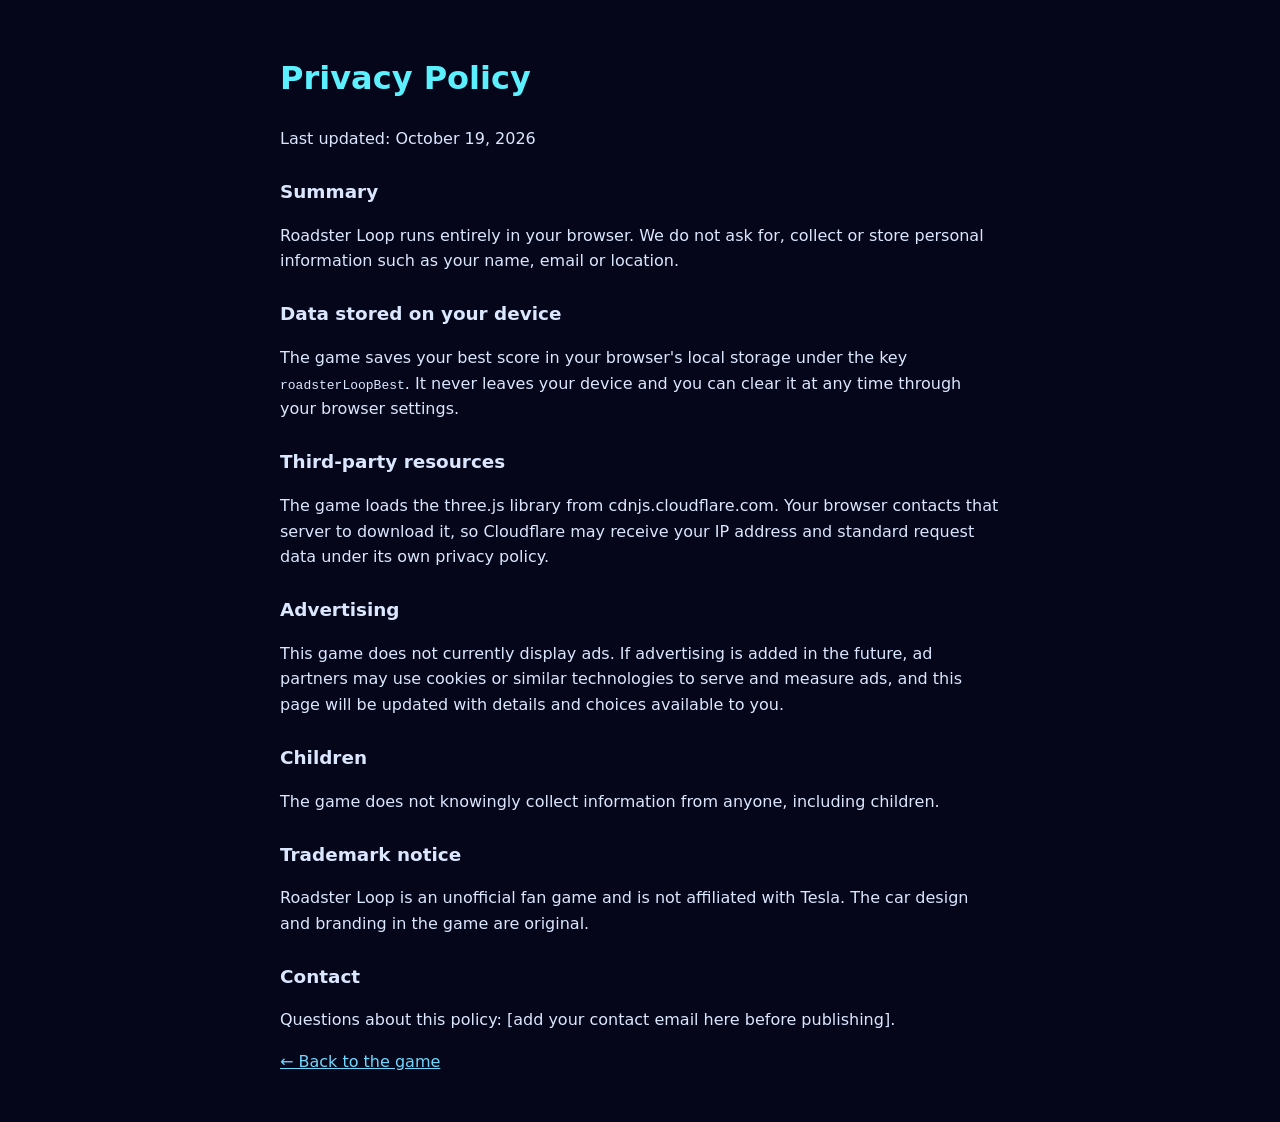
<file: privacy-2.html>
<!DOCTYPE html>
<html lang="en">
<head>
<meta charset="utf-8">
<meta name="viewport" content="width=device-width, initial-scale=1">
<title>Privacy Policy - Roadster Loop</title>
<style>
  body { font-family: "Segoe UI", system-ui, sans-serif; background: #05061a; color: #dbe6ff; line-height: 1.6; margin: 0; padding: 2rem 1rem; }
  main { max-width: 720px; margin: 0 auto; }
  h1 { color: #5cf0ff; } h2 { margin-top: 1.6rem; font-size: 1.15rem; }
  a { color: #6fd8ff; }
</style>
</head>
<body>
<main>
  <h1>Privacy Policy</h1>
  <p>Last updated: October 19, 2026</p>

  <h2>Summary</h2>
  <p>Roadster Loop runs entirely in your browser. We do not ask for, collect or store personal information such as your name, email or location.</p>

  <h2>Data stored on your device</h2>
  <p>The game saves your best score in your browser's local storage under the key <code>roadsterLoopBest</code>. It never leaves your device and you can clear it at any time through your browser settings.</p>

  <h2>Third-party resources</h2>
  <p>The game loads the three.js library from cdnjs.cloudflare.com. Your browser contacts that server to download it, so Cloudflare may receive your IP address and standard request data under its own privacy policy.</p>

  <h2>Advertising</h2>
  <p>This game does not currently display ads. If advertising is added in the future, ad partners may use cookies or similar technologies to serve and measure ads, and this page will be updated with details and choices available to you.</p>

  <h2>Children</h2>
  <p>The game does not knowingly collect information from anyone, including children.</p>

  <h2>Trademark notice</h2>
  <p>Roadster Loop is an unofficial fan game and is not affiliated with Tesla. The car design and branding in the game are original.</p>

  <h2>Contact</h2>
  <p>Questions about this policy: [add your contact email here before publishing].</p>

  <p><a href="index.html">&larr; Back to the game</a></p>
</main>
</body>
</html>
</file>
